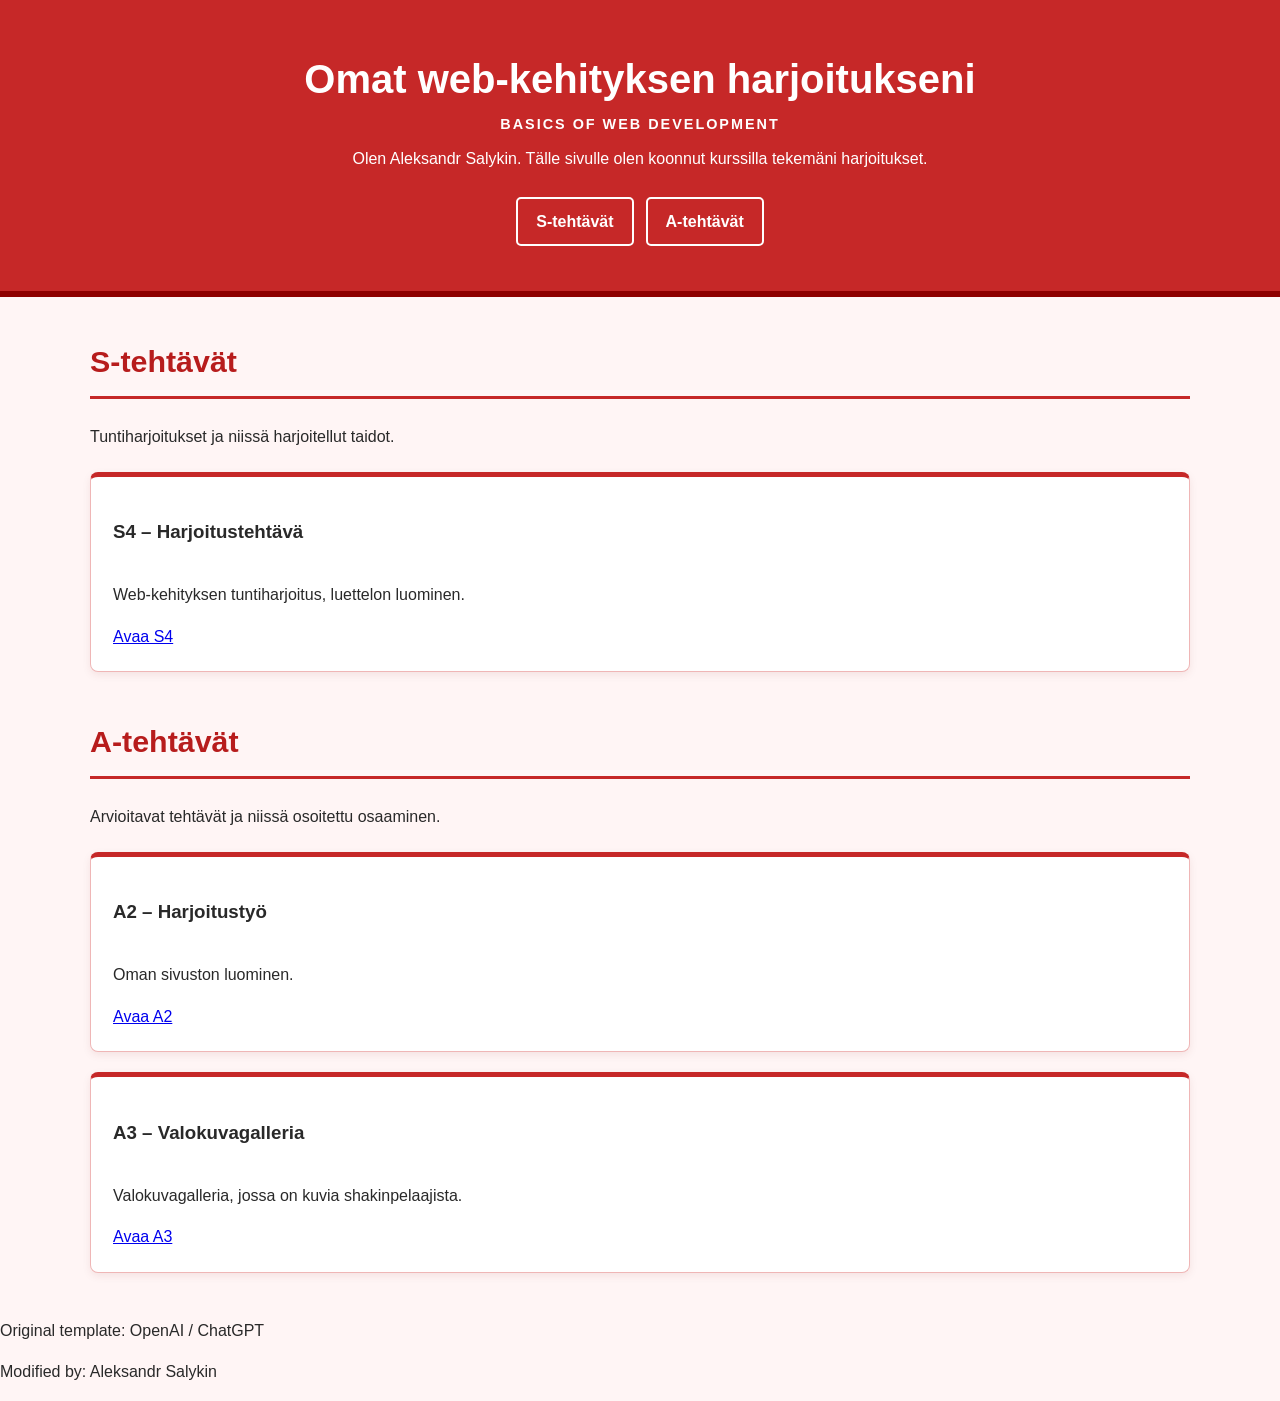
<file: index.html>
<!DOCTYPE html>
<html lang="fi">
<head>
    <meta charset="UTF-8">
    <meta name="viewport" content="width=device-width, initial-scale=1.0">
    <meta name="author" content="Aleksandr Salykin">
    <meta name="description" content="Aleksandr Salykinin web-kehityksen harjoitustyöt">
    <title>Web-kehityksen harjoitukset – Aleksandr Salykin</title>
    <link rel="stylesheet" href="style.css">
    <link rel="icon" href="favicon.ico" type="image/x-icon">
</head>
<body>

    <header class="site-header">
        <h1>Omat web-kehityksen harjoitukseni</h1>
        <p class="eyebrow">Basics of Web Development</p>
        <p>Olen Aleksandr Salykin. Tälle sivulle olen koonnut kurssilla tekemäni harjoitukset.</p>
        <nav aria-label="Harjoitusosiot">
            <a href="#s-tehtavat">S-tehtävät</a>
            <a href="#a-tehtavat">A-tehtävät</a>
        </nav>
    </header>

    <main>
        <section id="s-tehtavat">
            <h2>S-tehtävät</h2>
            <p>Tuntiharjoitukset ja niissä harjoitellut taidot.</p>
            <div class="grid">
                <article class="card">
                    <h3>S4 – Harjoitustehtävä</h3>
                    <p>Web-kehityksen tuntiharjoitus, luettelon luominen.</p>
                    <a href="s4/index.html">Avaa S4</a>
                </article>
            </div>
        </section>

        <section id="a-tehtavat">
            <h2>A-tehtävät</h2>
            <p>Arvioitavat tehtävät ja niissä osoitettu osaaminen.</p>
            <div class="grid">
                <article class="card">
                    <h3>A2 – Harjoitustyö</h3>
                    <p>Oman sivuston luominen.</p>
                    <a href="a2/index.html">Avaa A2</a>
                </article>

                <article class="card">
                    <h3>A3 – Valokuvagalleria</h3>
                    <p>Valokuvagalleria, jossa on kuvia shakinpelaajista.</p>
                    <a href="a3/index.html">Avaa A3</a>
                </article>
            </div>
        </section>
    </main>

    <footer class="site-footer">
        <p>Original template: OpenAI / ChatGPT</p>
        <p>Modified by: Aleksandr Salykin</p>
    </footer>

</body>
</html>
</file>
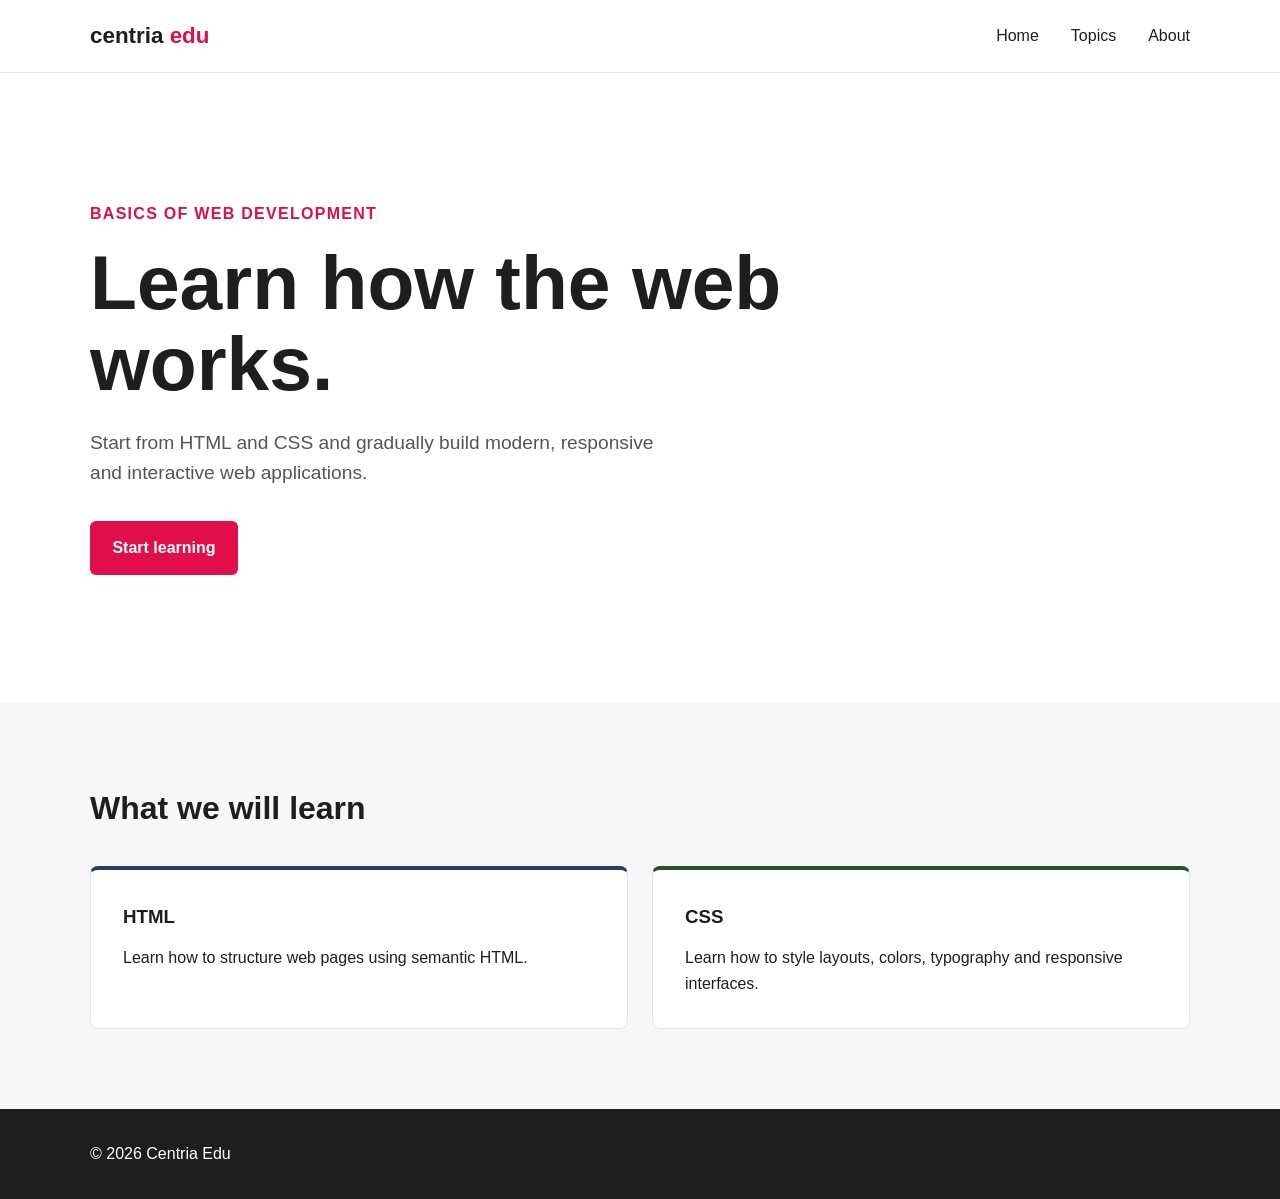
<file: A1/index.html>
<!--
    Centria Edu - Basics of Web Development

    Original author: Ville Heikkiniemi
    Modified by: Aleksandr Salykin
    Last modified: 2026-09-27

    Based on the original course template.
-->

<!DOCTYPE html>
<html lang="en">
<head>
    <meta charset="UTF-8">
    <meta name="viewport" content="width=device-width, initial-scale=1.0">
    <meta name="author" content="Ville Heikkiniemi">
    <link rel="icon" href="favicon.ico">

    <title>Centria Edu | Basics of Web Development</title>
    <link rel="stylesheet" href="style.css">
</head>

<body>

    <header>
        <div class="container">
            <nav>
                <div class="logo">
                    centria <span>edu</span>
                </div>

                <ul>
                    <li><a href="#">Home</a></li>
                    <li><a href="#topics">Topics</a></li>
                    <li><a href="#">About</a></li>
                </ul>
            </nav>
        </div>
    </header>

    <main>

        <section class="hero">
            <div class="container">
                <div class="hero-content">

                    <span class="label">Basics of Web Development</span>

                    <h1>
                        Learn how the web works.
                    </h1>

                    <p>
                        Start from HTML and CSS and gradually build modern,
                        responsive and interactive web applications.
                    </p>

                    <a href="#topics" class="button">
                        Start learning
                    </a>

                </div>
            </div>
        </section>

        <section class="topics" id="topics">
            <div class="container">

                <h2>What we will learn</h2>

                <div class="cards">

                    <article class="card">
                        <h3>HTML</h3>
                        <p>
                            Learn how to structure web pages using semantic HTML.
                        </p>
                    </article>

                    <article class="card">
                        <h3>CSS</h3>
                        <p>
                            Learn how to style layouts, colors, typography and
                            responsive interfaces.
                        </p>
                    </article>

                </div>
            </div>
        </section>

    </main>

    <footer>
        <div class="container">
            <p>&copy; 2026 Centria Edu</p>
        </div>
    </footer>

</body>
</html>
</file>
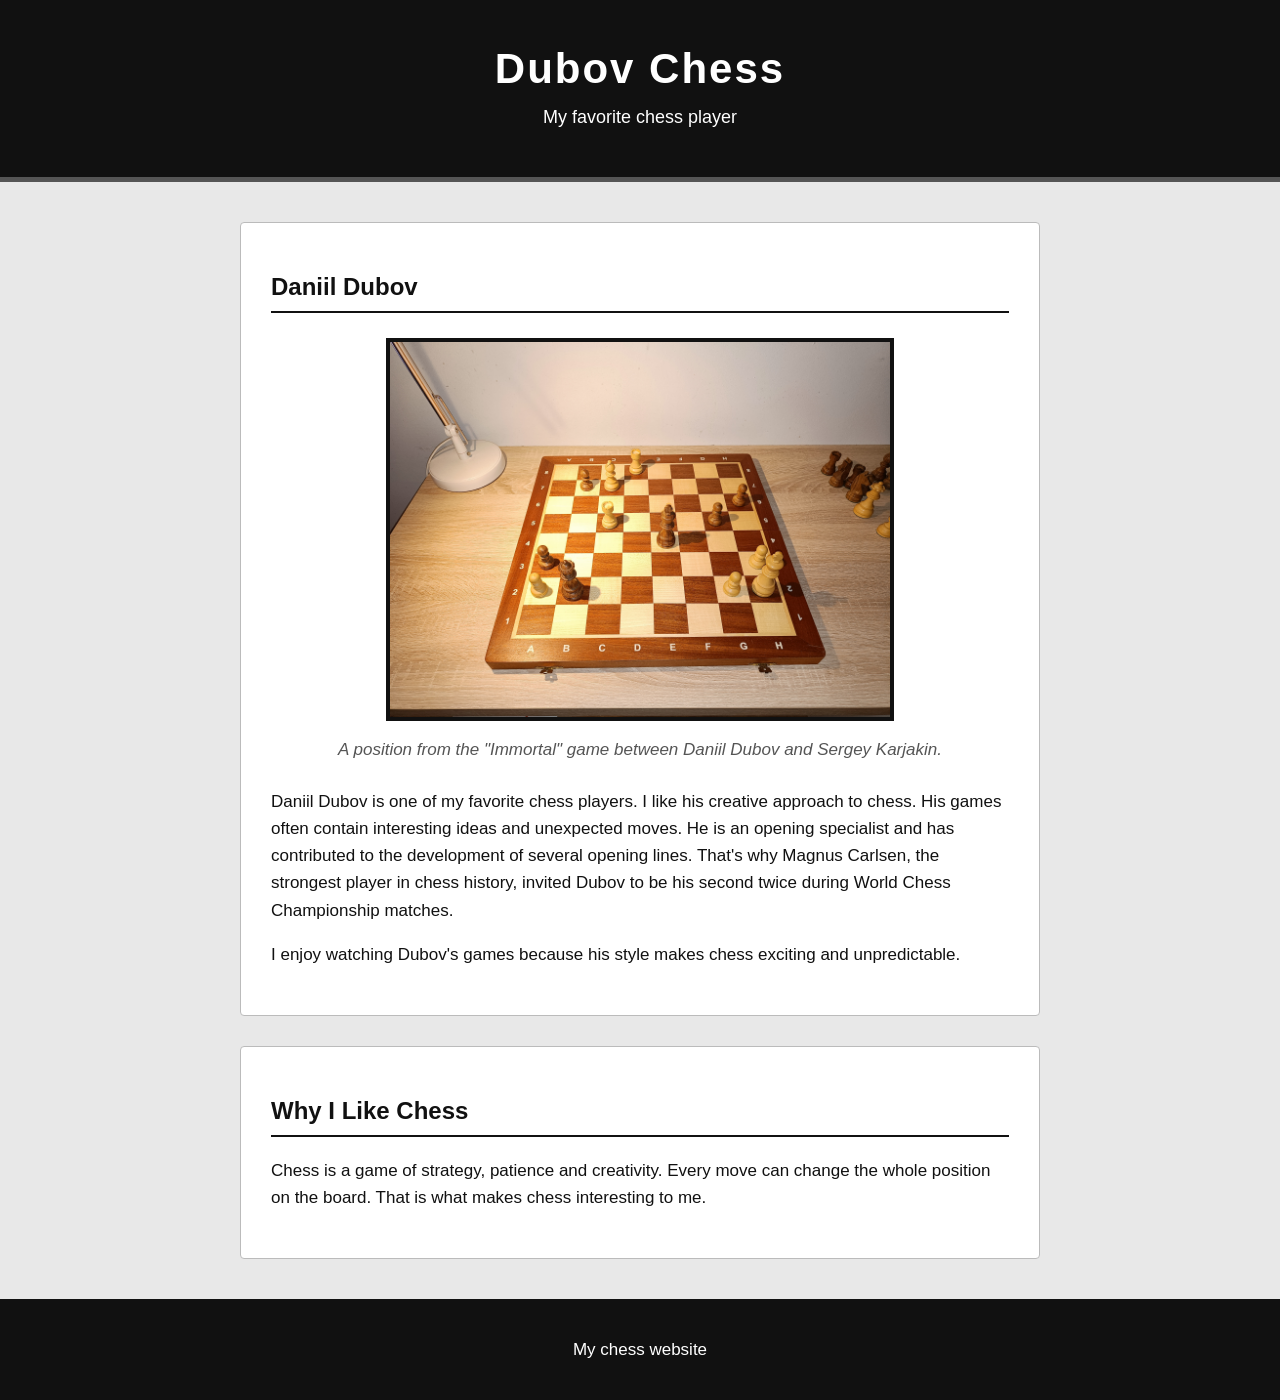
<file: a2/index.html>
<!-- Aleksandr Salykin -->

<!DOCTYPE html>
<html lang="en">

<head>
    <meta charset="UTF-8">
    <meta name="viewport" content="width=device-width, initial-scale=1.0">
    <title>Dubov Chess</title>
    <link rel="stylesheet" href="style.css">
</head>

<body>

    <header>
        <h1>Dubov Chess</h1>
        <p>My favorite chess player</p>
    </header>

    <main>
        <section>
            <h2>Daniil Dubov</h2>

            <img src="images/dubovchess.jpg" alt="Chess position from a game between Daniil Dubov and Sergey Karjakin">

            <p class="photo-caption">
                A position from the "Immortal" game between Daniil Dubov and Sergey Karjakin.
            </p>

            <p>
                Daniil Dubov is one of my favorite chess players.
                I like his creative approach to chess.
                His games often contain interesting ideas and unexpected moves.
                He is an opening specialist and has contributed to the development of several opening lines.
                That's why Magnus Carlsen, the strongest player in chess history, invited Dubov to be his second twice during World Chess Championship matches.
            </p>

            <p>
                I enjoy watching Dubov's games because his style makes
                chess exciting and unpredictable.
            </p>
        </section>

        <section>
            <h2>Why I Like Chess</h2>

            <p>
                Chess is a game of strategy, patience and creativity.
                Every move can change the whole position on the board.
                That is what makes chess interesting to me.
            </p>
        </section>
    </main>

    <footer>
        <p>My chess website</p>
    </footer>

</body>

</html>
</file>
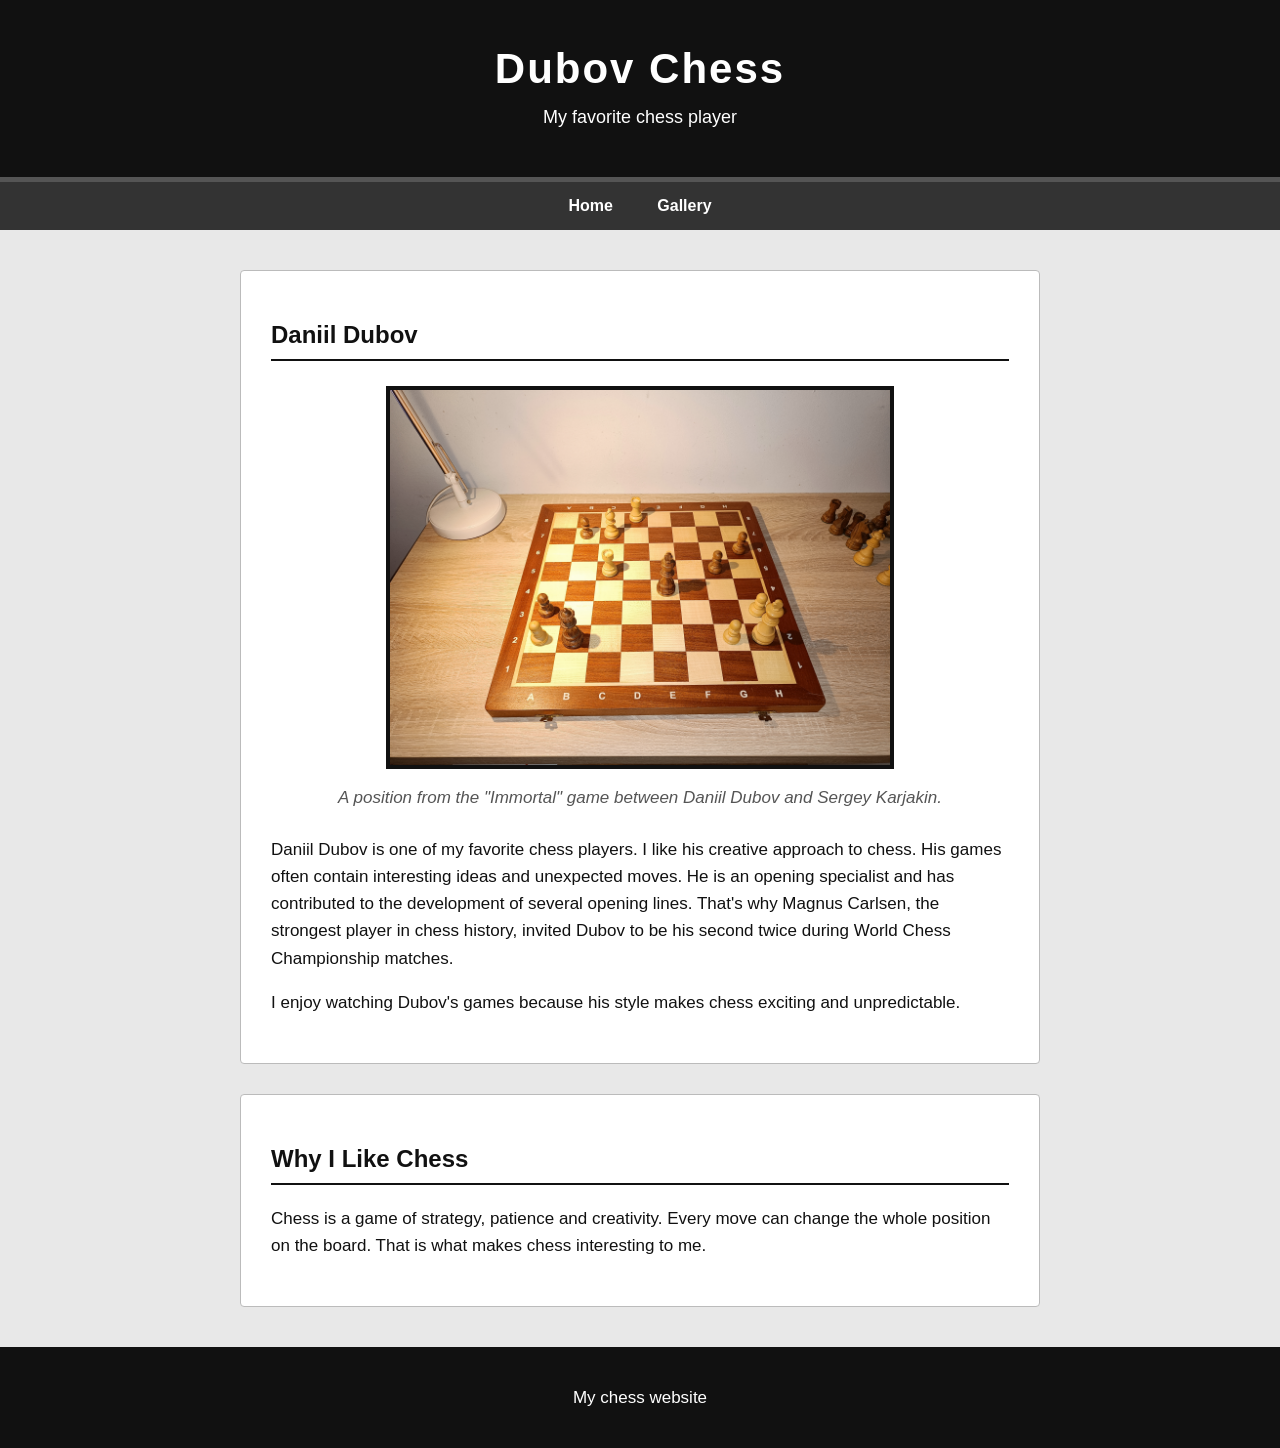
<file: a3/index.html>
<!-- Aleksandr Salykin -->

<!DOCTYPE html>
<html lang="en">

<head>
    <meta charset="UTF-8">
    <meta name="viewport" content="width=device-width, initial-scale=1.0">
    <title>Dubov Chess</title>
    <link rel="stylesheet" href="style.css">
</head>

<body>

    <header>
        <h1>Dubov Chess</h1>
        <p>My favorite chess player</p>
    </header>

    <nav>
        <a href="index.html">Home</a>
        <a href="gallery.html">Gallery</a>
    </nav>

    <main>
        <section>
            <h2>Daniil Dubov</h2>

            <img src="images/dubovchess.jpg" alt="Chess position from a game between Daniil Dubov and Sergey Karjakin">

            <p class="photo-caption">
                A position from the "Immortal" game between Daniil Dubov and Sergey Karjakin.
            </p>

            <p>
                Daniil Dubov is one of my favorite chess players.
                I like his creative approach to chess.
                His games often contain interesting ideas and unexpected moves.
                He is an opening specialist and has contributed to the development of several opening lines.
                That's why Magnus Carlsen, the strongest player in chess history, invited Dubov to be his second twice
                during World Chess Championship matches.
            </p>

            <p>
                I enjoy watching Dubov's games because his style makes
                chess exciting and unpredictable.
            </p>
        </section>

        <section>
            <h2>Why I Like Chess</h2>

            <p>
                Chess is a game of strategy, patience and creativity.
                Every move can change the whole position on the board.
                That is what makes chess interesting to me.
            </p>
        </section>
    </main>

    <footer>
        <p>My chess website</p>
    </footer>

</body>

</html>
</file>
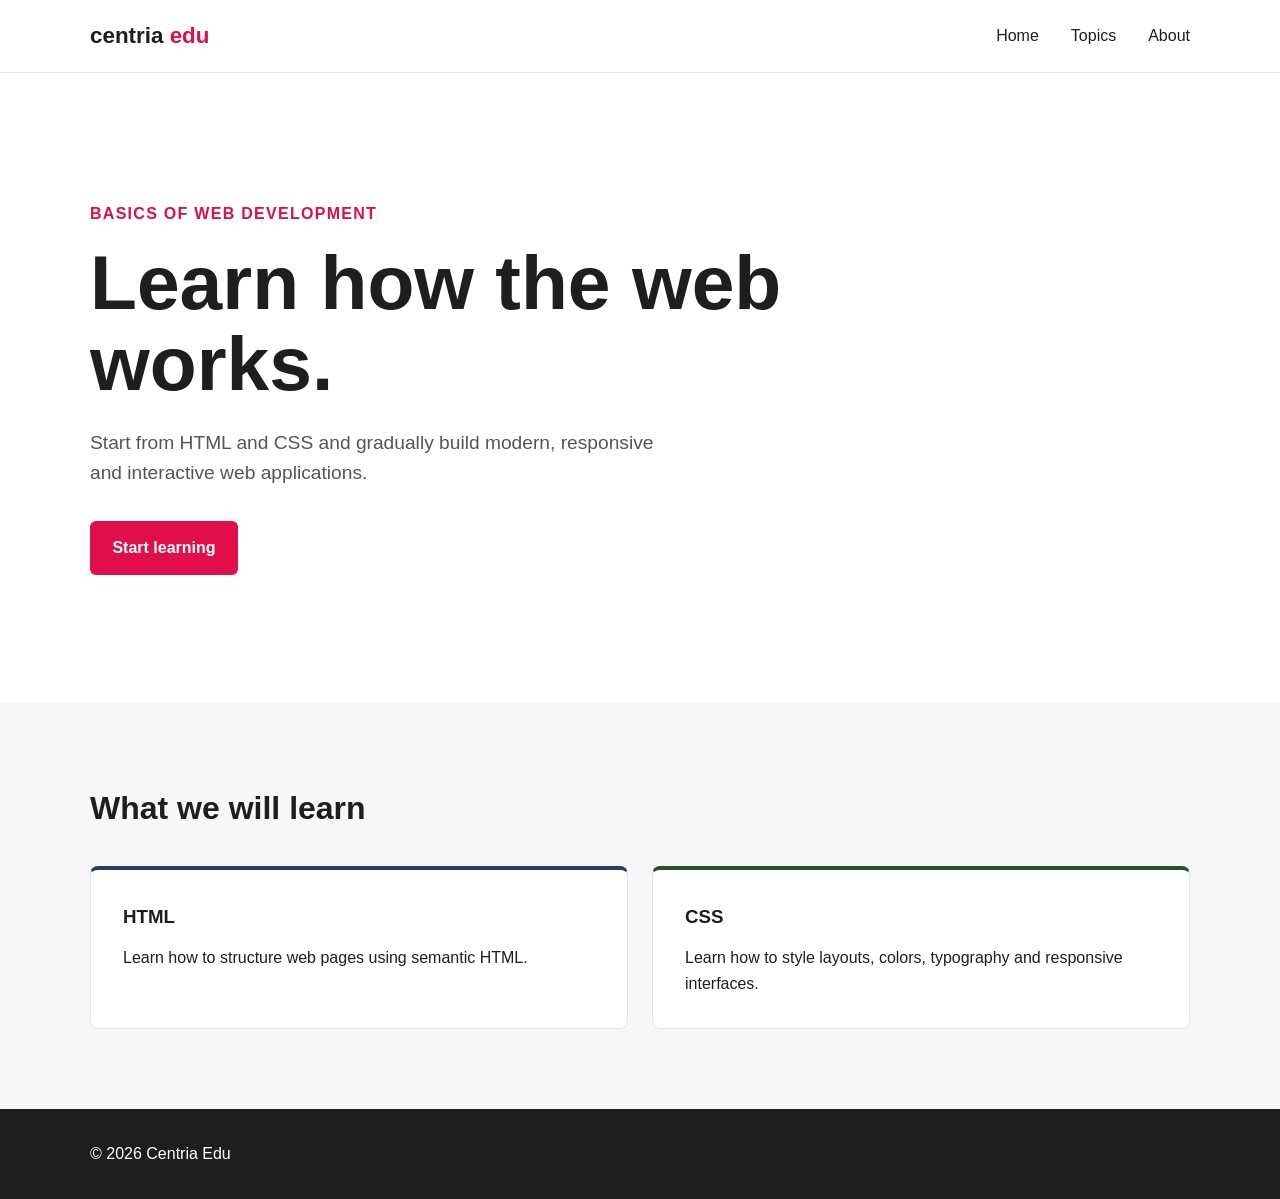
<file: s3/index.html>
<!--
    Centria Edu - Basics of Web Development

    Original author: Ville Heikkiniemi
    Modified by: Aleksandr Salykin
    Last modified: 2026-08-11

    Based on the original course template.
-->

<!DOCTYPE html>
<html lang="en">
<head>
    <meta charset="UTF-8">
    <meta name="viewport" content="width=device-width, initial-scale=1.0">
    <meta name="author" content="Ville Heikkiniemi">
    <link rel="icon" href="favicon.ico">

    <title>Centria Edu | Basics of Web Development</title>

    <style>
        :root {
            --primary: #e10e49;
            --light: #ffffff;
            --dark: #1e1e1e;
            --blue: #263f6a;
            --green: #284e36;
            --orange: #e37222;
            --rose: #c24d52;
        }

        * {
            box-sizing: border-box;
            margin: 0;
            padding: 0;
        }

        body {
            font-family: Arial, Helvetica, sans-serif;
            background-color: var(--light);
            color: var(--dark);
            line-height: 1.6;
        }

        header {
            border-bottom: 1px solid #e5e5e5;
        }

        .container {
            width: min(1100px, 90%);
            margin: 0 auto;
        }

        nav {
            min-height: 72px;
            display: flex;
            justify-content: space-between;
            align-items: center;
        }

        .logo {
            font-size: 1.4rem;
            font-weight: bold;
            color: var(--dark);
        }

        .logo span {
            color: var(--primary);
        }

        nav ul {
            display: flex;
            gap: 2rem;
            list-style: none;
        }

        nav a {
            color: var(--dark);
            text-decoration: none;
        }

        nav a:hover {
            color: var(--primary);
        }

        .hero {
            min-height: 70vh;
            display: flex;
            align-items: center;
        }

        .hero-content {
            max-width: 700px;
        }

        .label {
            display: inline-block;
            margin-bottom: 1rem;
            color: var(--primary);
            font-weight: bold;
            text-transform: uppercase;
            letter-spacing: 0.08rem;
        }

        h1 {
            margin-bottom: 1.5rem;
            font-size: clamp(2.5rem, 6vw, 5rem);
            line-height: 1.05;
        }

        .hero p {
            max-width: 600px;
            margin-bottom: 2rem;
            font-size: 1.2rem;
            color: #555;
        }

        .button {
            display: inline-block;
            padding: 0.9rem 1.4rem;
            background-color: var(--primary);
            color: var(--light);
            text-decoration: none;
            border-radius: 6px;
            font-weight: bold;
        }

        .button:hover {
            background-color: var(--rose);
        }

        .topics {
            padding: 5rem 0;
            background-color: #f7f7f7;
        }

        .topics h2 {
            margin-bottom: 2rem;
            font-size: 2rem;
        }

        .cards {
            display: grid;
            grid-template-columns: repeat(2, 1fr);
            gap: 1.5rem;
        }

        .card {
            padding: 2rem;
            background-color: var(--light);
            border: 1px solid #e5e5e5;
            border-radius: 8px;
        }

        .card h3 {
            margin-bottom: 0.8rem;
        }

        .card:nth-child(1) {
            border-top: 4px solid var(--blue);
        }

        .card:nth-child(2) {
            border-top: 4px solid var(--green);
        }

        .card:nth-child(3) {
            border-top: 4px solid var(--orange);
        }

        footer {
            padding: 2rem 0;
            background-color: var(--dark);
            color: var(--light);
        }

        @media (max-width: 700px) {
            nav ul {
                display: none;
            }

            .cards {
                grid-template-columns: 1fr;
            }

            .hero {
                min-height: 60vh;
            }
        }
    </style>
</head>

<body>

    <header>
        <div class="container">
            <nav>
                <div class="logo">
                    centria <span>edu</span>
                </div>

                <ul>
                    <li><a href="#">Home</a></li>
                    <li><a href="#topics">Topics</a></li>
                    <li><a href="#">About</a></li>
                </ul>
            </nav>
        </div>
    </header>

    <main>

        <section class="hero">
            <div class="container">
                <div class="hero-content">

                    <span class="label">Basics of Web Development</span>

                    <h1>
                        Learn how the web works.
                    </h1>

                    <p>
                        Start from HTML and CSS and gradually build modern,
                        responsive and interactive web applications.
                    </p>

                    <a href="#topics" class="button">
                        Start learning
                    </a>

                </div>
            </div>
        </section>

        <section class="topics" id="topics">
            <div class="container">

                <h2>What we will learn</h2>

                <div class="cards">

                    <article class="card">
                        <h3>HTML</h3>
                        <p>
                            Learn how to structure web pages using semantic HTML.
                        </p>
                    </article>

                    <article class="card">
                        <h3>CSS</h3>
                        <p>
                            Learn how to style layouts, colors, typography and
                            responsive interfaces.
                        </p>
                    </article>

                </div>
            </div>
        </section>

    </main>

    <footer>
        <div class="container">
            <p>&copy; 2026 Centria Edu</p>
        </div>
    </footer>

</body>
</html>
</file>
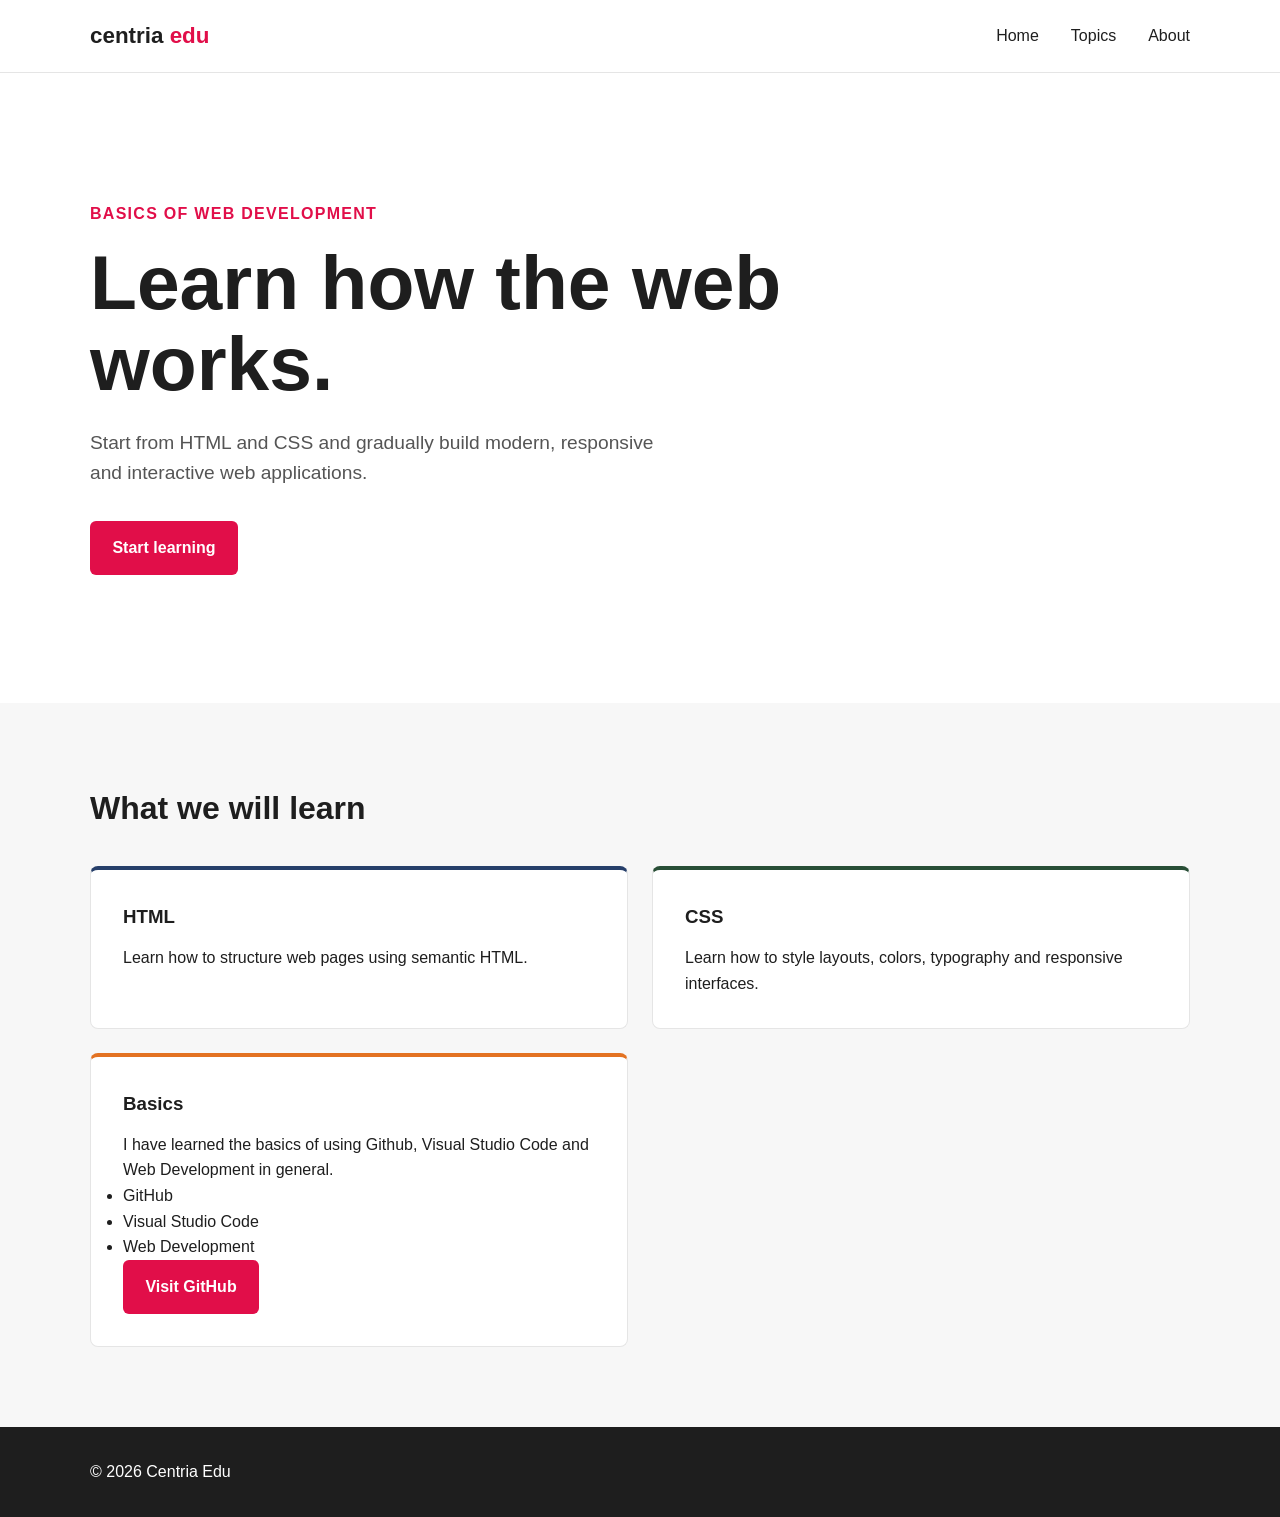
<file: s4/index.html>
<!--
    Centria Edu - Basics of Web Development

    Original author: Ville Heikkiniemi
    Modified by: Aleksandr Salykin
    Last modified: 2026-08-11

    Based on the original course template.
-->

<!DOCTYPE html>
<html lang="en">
<head>
    <meta charset="UTF-8">
    <meta name="viewport" content="width=device-width, initial-scale=1.0">
    <meta name="author" content="Ville Heikkiniemi">
    <link rel="icon" href="favicon.ico">

    <title>Centria Edu | Basics of Web Development</title>

    <link rel="stylesheet" href="style.css">
</head>

<body>

    <header>
        <div class="container">
            <nav>
                <div class="logo">
                    centria <span>edu</span>
                </div>

                <ul>
                    <li><a href="#">Home</a></li>
                    <li><a href="#topics">Topics</a></li>
                    <li><a href="#">About</a></li>
                </ul>
            </nav>
        </div>
    </header>

    <main>

        <section class="hero">
            <div class="container">
                <div class="hero-content">

                    <span class="label">Basics of Web Development</span>

                    <h1>
                        Learn how the web works.
                    </h1>

                    <p>
                        Start from HTML and CSS and gradually build modern,
                        responsive and interactive web applications.
                    </p>

                    <a href="#topics" class="button">
                        Start learning
                    </a>

                </div>
            </div>
        </section>

        <section class="topics" id="topics">
            <div class="container">

                <h2>What we will learn</h2>

                <div class="cards">

                    <article class="card">
                        <h3>HTML</h3>
                        <p>
                            Learn how to structure web pages using semantic HTML.
                        </p>
                    </article>

                    <article class="card">
                        <h3>CSS</h3>
                        <p>
                            Learn how to style layouts, colors, typography and
                            responsive interfaces.
                        </p>
                    </article>

                    <article class="card">
                        <h3>Basics</h3>
                        <p>
                            I have learned the basics of using Github, Visual Studio Code and Web Development in general.
                        </p>
                        <ul>
                            <li>GitHub</li>
                            <li>Visual Studio Code</li>
                            <li>Web Development</li>
                        </ul>
                        <a href="https://github.com" target="_blank" class="button">Visit GitHub</a>
                    </article>

                </div>
            </div>
        </section>

    </main>

    <footer>
        <div class="container">
            <p>&copy; 2026 Centria Edu</p>
        </div>
    </footer>

</body>
</html>
</file>
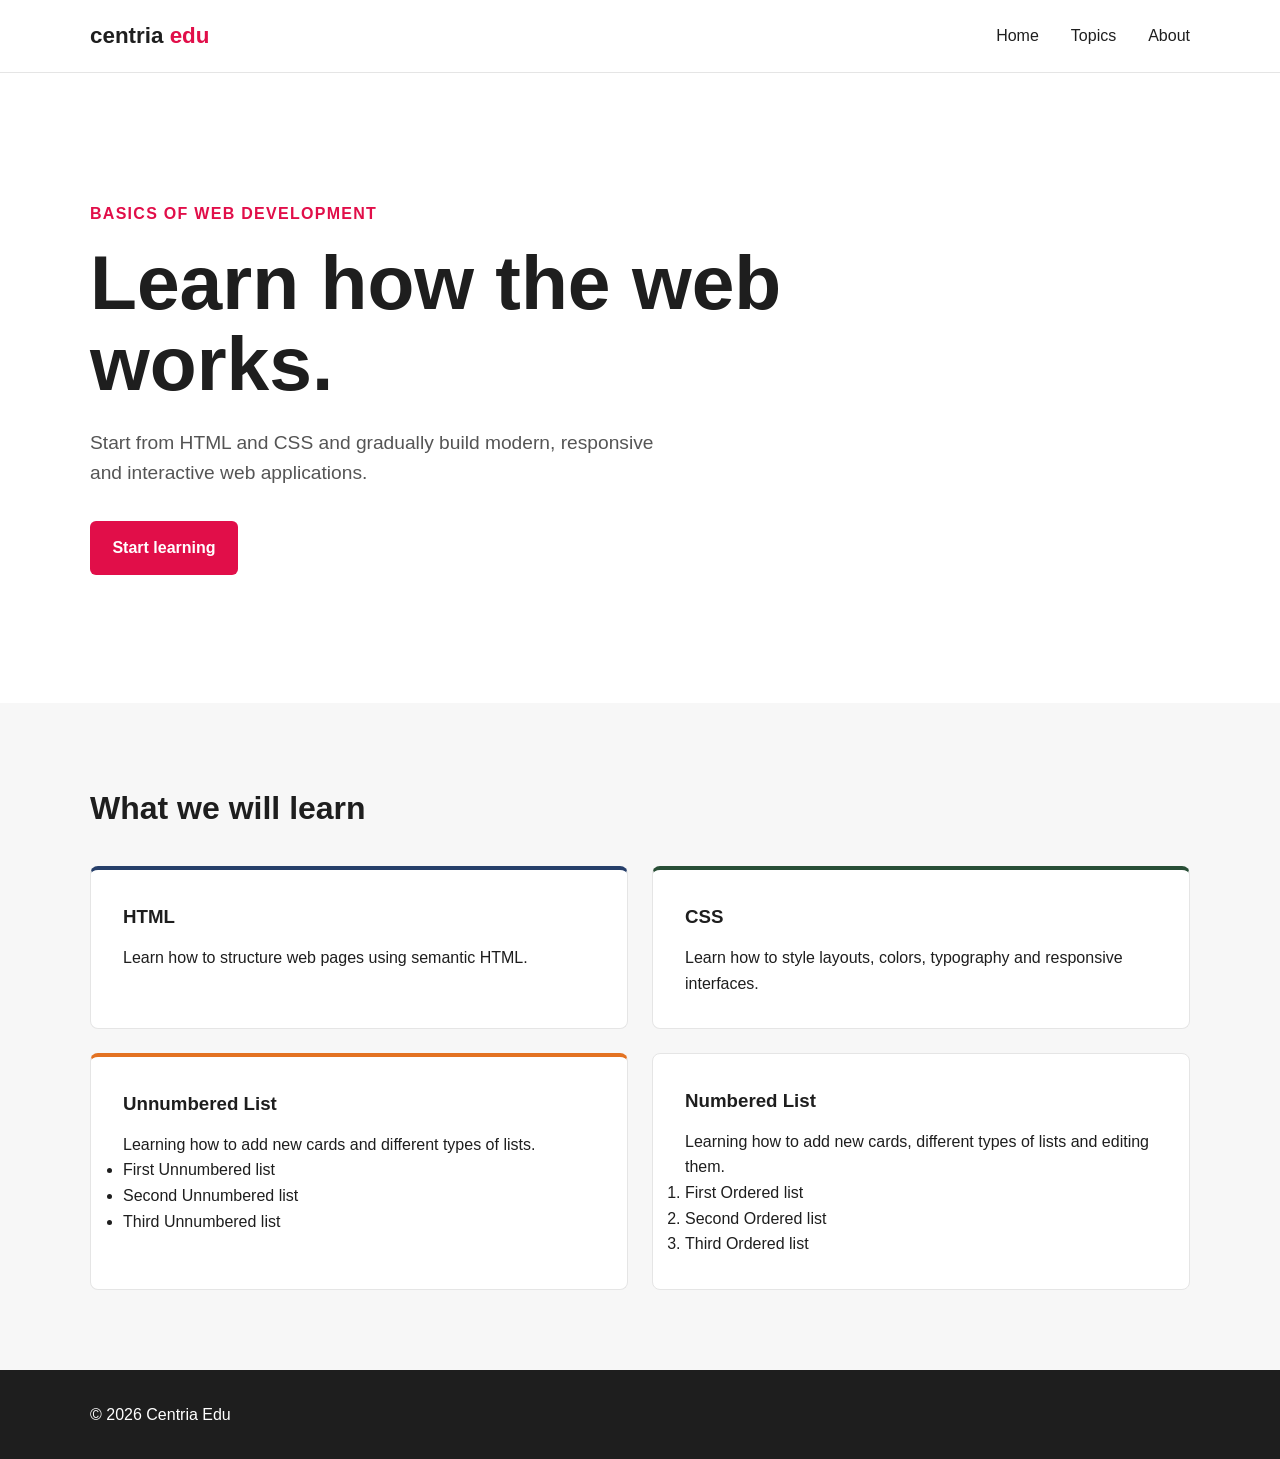
<file: s5/index.html>
<!--
    Centria Edu - Basics of Web Development

    Original author: Ville Heikkiniemi
    Modified by: Aleksandr Salykin
    Last modified: 2026-09-18

    Based on the original course template.
-->

<!DOCTYPE html>
<html lang="en">
<head>
    <meta charset="UTF-8">
    <meta name="viewport" content="width=device-width, initial-scale=1.0">
    <meta name="author" content="Ville Heikkiniemi">
    <link rel="icon" href="favicon.ico">

    <title>Centria Edu | Basics of Web Development</title>

    <link rel="stylesheet" href="style.css">
</head>

<body>

    <header>
        <div class="container">
            <nav>
                <div class="logo">
                    centria <span>edu</span>
                </div>

                <ul>
                    <li><a href="#">Home</a></li>
                    <li><a href="#topics">Topics</a></li>
                    <li><a href="#">About</a></li>
                </ul>
            </nav>
        </div>
    </header>

    <main>

        <section class="hero">
            <div class="container">
                <div class="hero-content">

                    <span class="label">Basics of Web Development</span>

                    <h1>
                        Learn how the web works.
                    </h1>

                    <p>
                        Start from HTML and CSS and gradually build modern,
                        responsive and interactive web applications.
                    </p>

                    <a href="#topics" class="button">
                        Start learning
                    </a>

                </div>
            </div>
        </section>

        <section class="topics" id="topics">
            <div class="container">

                <h2>What we will learn</h2>

                <div class="cards">

                    <article class="card">
                        <h3>HTML</h3>
                        <p>
                            Learn how to structure web pages using semantic HTML.
                        </p>
                    </article>

                    <article class="card">
                        <h3>CSS</h3>
                        <p>
                            Learn how to style layouts, colors, typography and
                            responsive interfaces.
                        </p>
                    </article>

                    <article class="card">
                        <h3>Unnumbered List</h3>
                        <p>
                            Learning how to add new cards and different types of lists.
                            <ul>
                                <li>First Unnumbered list</li>
                                <li>Second Unnumbered list</li>
                                <li>Third Unnumbered list</li>
                            </ul>
                        </p>
                    </article>

                    <article class="card">
                        <h3>Numbered List</h3>
                        <p>
                            Learning how to add new cards, different types of lists and editing them.
                            <ol>
                                <li>First Ordered list</li>
                                <li>Second Ordered list</li>
                                <li>Third Ordered list</li>
                            </ol>
                        </p>
                    </article>

                </div>
            </div>
        </section>

    </main>

    <footer>
        <div class="container">
            <p>&copy; 2026 Centria Edu</p>
        </div>
    </footer>

</body>
</html>
</file>
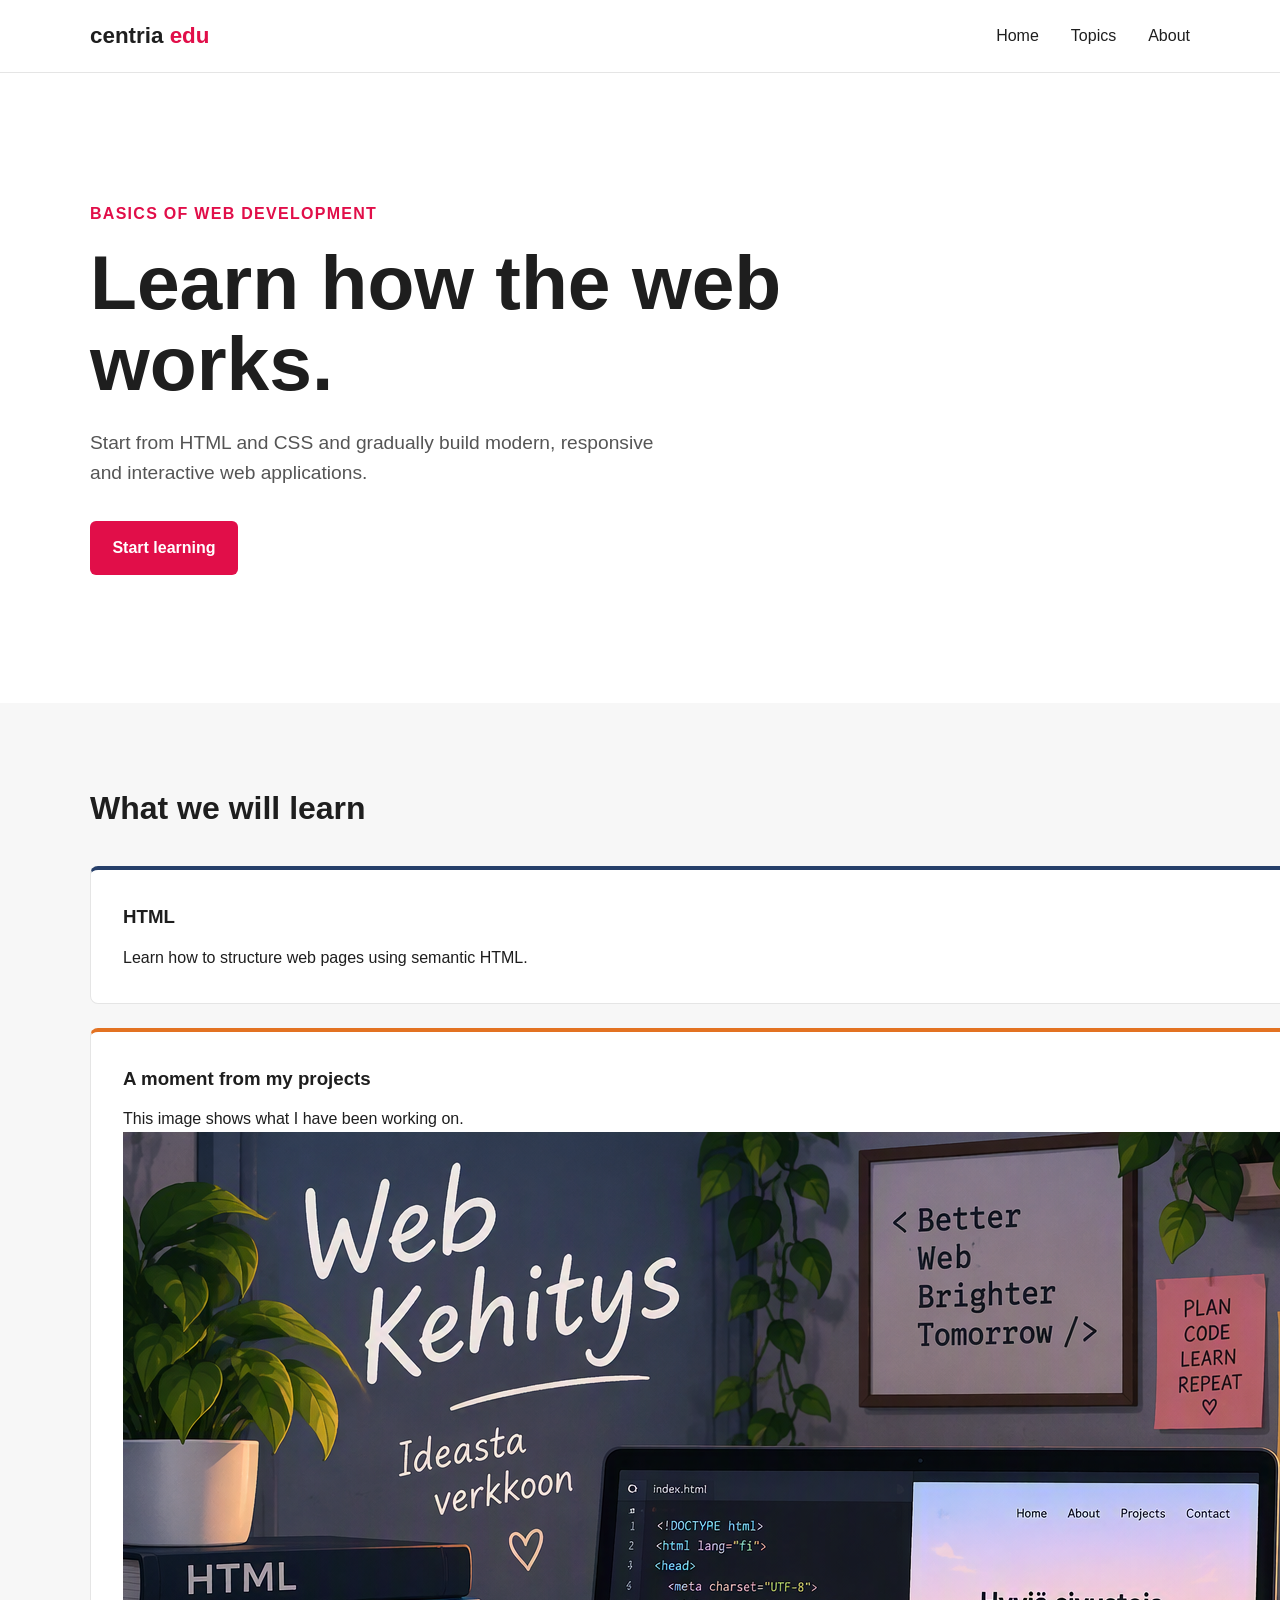
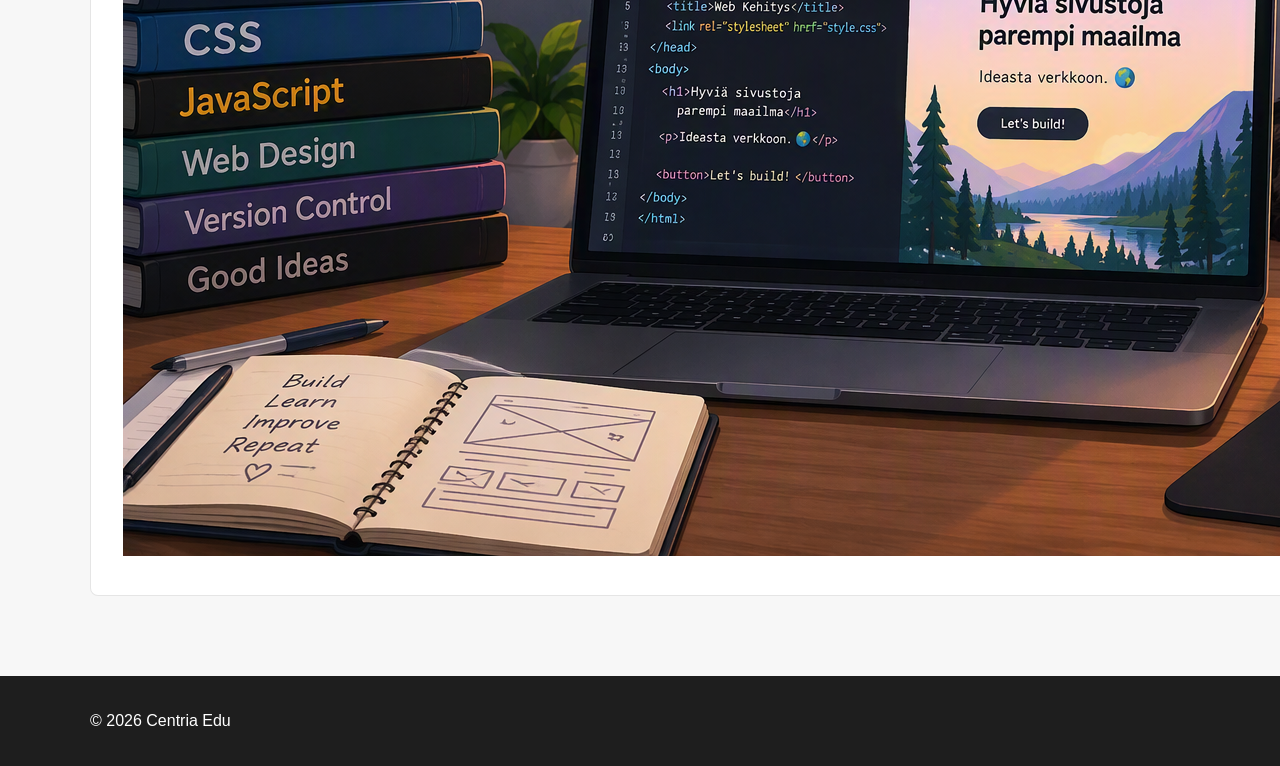
<file: s6/index.html>
<!--
    Centria Edu - Basics of Web Development

    Original author: Ville Heikkiniemi
    Modified by: Aleksandr Salykin
    Last modified: 2026-09-18

    Based on the original course template.
-->

<!DOCTYPE html>
<html lang="en">
<head>
    <meta charset="UTF-8">
    <meta name="viewport" content="width=device-width, initial-scale=1.0">
    <meta name="author" content="Ville Heikkiniemi">
    <link rel="icon" href="favicon.ico">

    <title>Centria Edu | Basics of Web Development</title>

    <link rel="stylesheet" href="style.css">
</head>

<body>

    <header>
        <div class="container">
            <nav>
                <div class="logo">
                    centria <span>edu</span>
                </div>

                <ul>
                    <li><a href="#">Home</a></li>
                    <li><a href="#topics">Topics</a></li>
                    <li><a href="#">About</a></li>
                </ul>
            </nav>
        </div>
    </header>

    <main>

        <section class="hero">
            <div class="container">
                <div class="hero-content">

                    <span class="label">Basics of Web Development</span>

                    <h1>
                        Learn how the web works.
                    </h1>

                    <p>
                        Start from HTML and CSS and gradually build modern,
                        responsive and interactive web applications.
                    </p>

                    <a href="#topics" class="button">
                        Start learning
                    </a>

                </div>
            </div>
        </section>

        <section class="topics" id="topics">
            <div class="container">

                <h2>What we will learn</h2>

                <div class="cards">

                    <article class="card">
                        <h3>HTML</h3>
                        <p>
                            Learn how to structure web pages using semantic HTML.
                        </p>
                    </article>

                    <article class="card">
                        <h3>CSS</h3>
                        <p>
                            Learn how to style layouts, colors, typography and
                            responsive interfaces.
                        </p>
                    </article>

                    <article class="card">
                        <h3>A moment from my projects</h3>
                        <p>
                            This image shows what I have been working on.
                        </p>
                        <img src="images/project.png" alt="A description of the image">
                    </article>

                    <article class="card">
                        <h3>A useful video</h3>
                        <p>This video explains a topic I want to learn.</p>
                        <iframe width="560" height="315" src="https://www.youtube.com/embed/eetTcUuPUFs?si=Dv-5iFmPyX13zgKa" title="YouTube video player" frameborder="0" allow="accelerometer; autoplay; clipboard-write; encrypted-media; gyroscope; picture-in-picture; web-share" referrerpolicy="strict-origin-when-cross-origin" allowfullscreen></iframe>
                    </article>

                </div>
            </div>
        </section>

    </main>

    <footer>
        <div class="container">
            <p>&copy; 2026 Centria Edu</p>
        </div>
    </footer>

</body>
</html>
</file>
<file: style.css>
/* Aleksandr Salykin */
* {
    box-sizing: border-box;
}

html {
    scroll-behavior: smooth;
}

body {
    margin: 0;
    font-family: Arial, Helvetica, sans-serif;
    background-color: #fff5f5;
    color: #292929;
    line-height: 1.6;
}

.site-header {
    background-color: #c62828;
    color: white;
    text-align: center;
    padding: 45px 20px;
    border-bottom: 6px solid #8e0000;
}

.site-header h1 {
    margin: 10px 0;
    font-size: 2.5rem;
    line-height: 1.2;
}

.site-header p {
    max-width: 700px;
    margin: 10px auto;
}

.eyebrow {
    font-size: 0.9rem;
    font-weight: bold;
    letter-spacing: 2px;
    text-transform: uppercase;
}

.site-header nav {
    display: flex;
    justify-content: center;
    flex-wrap: wrap;
    gap: 12px;
    margin-top: 25px;
}

.site-header nav a {
    display: inline-block;
    padding: 10px 18px;
    color: white;
    text-decoration: none;
    font-weight: bold;
    border: 2px solid white;
    border-radius: 5px;
    transition: background-color 0.2s, color 0.2s;
}

.site-header nav a:hover,
.site-header nav a:focus {
    background-color: white;
    color: #b71c1c;
}

main {
    width: 90%;
    max-width: 1100px;
    margin: 40px auto;
}

section {
    margin-bottom: 45px;
    scroll-margin-top: 20px;
}

section h2 {
    color: #b71c1c;
    font-size: 1.9rem;
    border-bottom: 3px solid #c62828;
    padding-bottom: 10px;
}

section > p {
    margin-bottom: 22px;
}

.grid {
    display: grid;
    grid-template-columns: 1fr;
    gap: 20px;
}

.card {
    display: flex;
    flex-direction: column;
    min-width: 0;
    padding: 22px;
    background-color: white;
    border: 1px solid #efb6b6;
    border-top: 5px solid #c62828;
    border-radius: 8px;
    box-shadow: 0 3px 8px rgba(120, 0, 0, 0.08);
    transition: transform 0.2s, box-shadow;
    }
</file>
<file: A1/style.css>
:root {
            --primary: #e10e49;
            --light: #ffffff;
            --dark: #1e1e1e;
            --blue: #263f6a;
            --green: #284e36;
            --orange: #e37222;
            --rose: #c24d52;
        }

        * {
            box-sizing: border-box;
            margin: 0;
            padding: 0;
        }

        body {
            font-family: Arial, Helvetica, sans-serif;
            background-color: var(--light);
            color: var(--dark);
            line-height: 1.6;
        }

        header {
            border-bottom: 1px solid #e5e5e5;
        }

        .container {
            width: min(1100px, 90%);
            margin: 0 auto;
        }

        nav {
            min-height: 72px;
            display: flex;
            justify-content: space-between;
            align-items: center;
        }

        .logo {
            font-size: 1.4rem;
            font-weight: bold;
            color: var(--dark);
        }

        .logo span {
            color: var(--primary);
        }

        nav ul {
            display: flex;
            gap: 2rem;
            list-style: none;
        }

        nav a {
            color: var(--dark);
            text-decoration: none;
        }

        nav a:hover {
            color: var(--primary);
        }

        .hero {
            min-height: 70vh;
            display: flex;
            align-items: center;
        }

        .hero-content {
            max-width: 700px;
        }

        .label {
            display: inline-block;
            margin-bottom: 1rem;
            color: var(--primary);
            font-weight: bold;
            text-transform: uppercase;
            letter-spacing: 0.08rem;
        }

        h1 {
            margin-bottom: 1.5rem;
            font-size: clamp(2.5rem, 6vw, 5rem);
            line-height: 1.05;
        }

        .hero p {
            max-width: 600px;
            margin-bottom: 2rem;
            font-size: 1.2rem;
            color: #555;
        }

        .button {
            display: inline-block;
            padding: 0.9rem 1.4rem;
            background-color: var(--primary);
            color: var(--light);
            text-decoration: none;
            border-radius: 6px;
            font-weight: bold;
        }

        .button:hover {
            background-color: var(--rose);
        }

        .topics {
            padding: 5rem 0;
            background-color: #f7f7f7;
        }

        .topics h2 {
            margin-bottom: 2rem;
            font-size: 2rem;
        }

        .cards {
            display: grid;
            grid-template-columns: repeat(2, 1fr);
            gap: 1.5rem;
        }

        .card {
            padding: 2rem;
            background-color: var(--light);
            border: 1px solid #e5e5e5;
            border-radius: 8px;
        }

        .card h3 {
            margin-bottom: 0.8rem;
        }

        .card:nth-child(1) {
            border-top: 4px solid var(--blue);
        }

        .card:nth-child(2) {
            border-top: 4px solid var(--green);
        }

        .card:nth-child(3) {
            border-top: 4px solid var(--orange);
        }

        footer {
            padding: 2rem 0;
            background-color: var(--dark);
            color: var(--light);
        }

        @media (max-width: 700px) {
            nav ul {
                display: none;
            }

            .cards {
                grid-template-columns: 1fr;
            }

            .hero {
                min-height: 60vh;
            }
        }
</file>
<file: a2/style.css>
/* Aleksandr Salykin */

body {
    margin: 0;
    font-family: Arial, sans-serif;
    background-color: #e8e8e8;
    color: #111;
}

header {
    background-color: #111;
    color: white;
    text-align: center;
    padding: 45px 20px;
    border-bottom: 5px solid #555;
}

header h1 {
    margin: 0 0 10px;
    font-size: 42px;
    letter-spacing: 2px;
}

header p {
    margin: 0;
    font-size: 18px;
}

main {
    width: 800px;
    margin: 40px auto;
}

section {
    background-color: white;
    padding: 30px;
    margin-bottom: 30px;
    border: 1px solid #bbb;
    border-radius: 4px;
}

h2 {
    color: #111;
    border-bottom: 2px solid #111;
    padding-bottom: 10px;
}

img {
    display: block;
    width: 500px;
    margin: 25px auto;
    border: 4px solid #111;
}

.photo-caption {
    text-align: center;
    font-style: italic;
    color: #555;
    margin-top: -10px;
    margin-bottom: 25px;
}

p {
    font-size: 17px;
    line-height: 1.6;
}

footer {
    background-color: #111;
    color: white;
    text-align: center;
    padding: 20px;
}
</file>
<file: a3/style.css>
/* Aleksandr Salykin */

body {
    margin: 0;
    font-family: Arial, sans-serif;
    background-color: #e8e8e8;
    color: #111;
}

header {
    background-color: #111;
    color: white;
    text-align: center;
    padding: 45px 20px;
    border-bottom: 5px solid #555;
}

header h1 {
    margin: 0 0 10px;
    font-size: 42px;
    letter-spacing: 2px;
}

header p {
    margin: 0;
    font-size: 18px;
}

main {
    width: 800px;
    margin: 40px auto;
}

section {
    background-color: white;
    padding: 30px;
    margin-bottom: 30px;
    border: 1px solid #bbb;
    border-radius: 4px;
}

h2 {
    color: #111;
    border-bottom: 2px solid #111;
    padding-bottom: 10px;
}

img {
    display: block;
    width: 500px;
    margin: 25px auto;
    border: 4px solid #111;
}

.photo-caption {
    text-align: center;
    font-style: italic;
    color: #555;
    margin-top: -10px;
    margin-bottom: 25px;
}

p {
    font-size: 17px;
    line-height: 1.6;
}

footer {
    background-color: #111;
    color: white;
    text-align: center;
    padding: 20px;
}

nav {
    background-color: #333;
    text-align: center;
    padding: 15px;
}

nav a {
    color: white;
    text-decoration: none;
    margin: 0 20px;
    font-weight: bold;
}

nav a:hover {
    text-decoration: underline;
}

.gallery {
    display: flex;
    flex-wrap: wrap;
    justify-content: center;
    gap: 20px;
}

.gallery figure {
    width: 100%;
    max-width: 500px;
    margin: 0;
    text-align: center;
}

.gallery img {
    box-sizing: border-box;
    width: 100%;
    height: auto;
    margin: 0 0 15px;
}

.gallery figcaption {
    font-style: italic;
    color: #555;
    margin-bottom: 20px;
}

@media (max-width: 850px) {
    main {
        width: 90%;
    }

    section {
        padding: 20px;
    }
}
</file>
<file: s4/style.css>
:root {
            --primary: #e10e49;
            --light: #ffffff;
            --dark: #1e1e1e;
            --blue: #263f6a;
            --green: #284e36;
            --orange: #e37222;
            --rose: #c24d52;
        }

        * {
            box-sizing: border-box;
            margin: 0;
            padding: 0;
        }

        body {
            font-family: Arial, Helvetica, sans-serif;
            background-color: var(--light);
            color: var(--dark);
            line-height: 1.6;
        }

        header {
            border-bottom: 1px solid #e5e5e5;
        }

        .container {
            width: min(1100px, 90%);
            margin: 0 auto;
        }

        nav {
            min-height: 72px;
            display: flex;
            justify-content: space-between;
            align-items: center;
        }

        .logo {
            font-size: 1.4rem;
            font-weight: bold;
            color: var(--dark);
        }

        .logo span {
            color: var(--primary);
        }

        nav ul {
            display: flex;
            gap: 2rem;
            list-style: none;
        }

        nav a {
            color: var(--dark);
            text-decoration: none;
        }

        nav a:hover {
            color: var(--primary);
        }

        .hero {
            min-height: 70vh;
            display: flex;
            align-items: center;
        }

        .hero-content {
            max-width: 700px;
        }

        .label {
            display: inline-block;
            margin-bottom: 1rem;
            color: var(--primary);
            font-weight: bold;
            text-transform: uppercase;
            letter-spacing: 0.08rem;
        }

        h1 {
            margin-bottom: 1.5rem;
            font-size: clamp(2.5rem, 6vw, 5rem);
            line-height: 1.05;
        }

        .hero p {
            max-width: 600px;
            margin-bottom: 2rem;
            font-size: 1.2rem;
            color: #555;
        }

        .button {
            display: inline-block;
            padding: 0.9rem 1.4rem;
            background-color: var(--primary);
            color: var(--light);
            text-decoration: none;
            border-radius: 6px;
            font-weight: bold;
        }

        .button:hover {
            background-color: var(--rose);
        }

        .topics {
            padding: 5rem 0;
            background-color: #f7f7f7;
        }

        .topics h2 {
            margin-bottom: 2rem;
            font-size: 2rem;
        }

        .cards {
            display: grid;
            grid-template-columns: repeat(2, 1fr);
            gap: 1.5rem;
        }

        .card {
            padding: 2rem;
            background-color: var(--light);
            border: 1px solid #e5e5e5;
            border-radius: 8px;
        }

        .card h3 {
            margin-bottom: 0.8rem;
        }

        .card:nth-child(1) {
            border-top: 4px solid var(--blue);
        }

        .card:nth-child(2) {
            border-top: 4px solid var(--green);
        }

        .card:nth-child(3) {
            border-top: 4px solid var(--orange);
        }

        footer {
            padding: 2rem 0;
            background-color: var(--dark);
            color: var(--light);
        }

        @media (max-width: 700px) {
            nav ul {
                display: none;
            }

            .cards {
                grid-template-columns: 1fr;
            }

            .hero {
                min-height: 60vh;
            }
        }
</file>
<file: s5/style.css>
:root {
            --primary: #e10e49;
            --light: #ffffff;
            --dark: #1e1e1e;
            --blue: #263f6a;
            --green: #284e36;
            --orange: #e37222;
            --rose: #c24d52;
        }

        * {
            box-sizing: border-box;
            margin: 0;
            padding: 0;
        }

        body {
            font-family: Arial, Helvetica, sans-serif;
            background-color: var(--light);
            color: var(--dark);
            line-height: 1.6;
        }

        header {
            border-bottom: 1px solid #e5e5e5;
        }

        .container {
            width: min(1100px, 90%);
            margin: 0 auto;
        }

        nav {
            min-height: 72px;
            display: flex;
            justify-content: space-between;
            align-items: center;
        }

        .logo {
            font-size: 1.4rem;
            font-weight: bold;
            color: var(--dark);
        }

        .logo span {
            color: var(--primary);
        }

        nav ul {
            display: flex;
            gap: 2rem;
            list-style: none;
        }

        nav a {
            color: var(--dark);
            text-decoration: none;
        }

        nav a:hover {
            color: var(--primary);
        }

        .hero {
            min-height: 70vh;
            display: flex;
            align-items: center;
        }

        .hero-content {
            max-width: 700px;
        }

        .label {
            display: inline-block;
            margin-bottom: 1rem;
            color: var(--primary);
            font-weight: bold;
            text-transform: uppercase;
            letter-spacing: 0.08rem;
        }

        h1 {
            margin-bottom: 1.5rem;
            font-size: clamp(2.5rem, 6vw, 5rem);
            line-height: 1.05;
        }

        .hero p {
            max-width: 600px;
            margin-bottom: 2rem;
            font-size: 1.2rem;
            color: #555;
        }

        .button {
            display: inline-block;
            padding: 0.9rem 1.4rem;
            background-color: var(--primary);
            color: var(--light);
            text-decoration: none;
            border-radius: 6px;
            font-weight: bold;
        }

        .button:hover {
            background-color: var(--rose);
        }

        .topics {
            padding: 5rem 0;
            background-color: #f7f7f7;
        }

        .topics h2 {
            margin-bottom: 2rem;
            font-size: 2rem;
        }

        .cards {
            display: grid;
            grid-template-columns: repeat(2, 1fr);
            gap: 1.5rem;
        }

        .card {
            padding: 2rem;
            background-color: var(--light);
            border: 1px solid #e5e5e5;
            border-radius: 8px;
        }

        .card h3 {
            margin-bottom: 0.8rem;
        }

        .card:nth-child(1) {
            border-top: 4px solid var(--blue);
        }

        .card:nth-child(2) {
            border-top: 4px solid var(--green);
        }

        .card:nth-child(3) {
            border-top: 4px solid var(--orange);
        }

        footer {
            padding: 2rem 0;
            background-color: var(--dark);
            color: var(--light);
        }

        @media (max-width: 700px) {
            nav ul {
                display: none;
            }

            .cards {
                grid-template-columns: 1fr;
            }

            .hero {
                min-height: 60vh;
            }
        }
</file>
<file: s6/style.css>
:root {
            --primary: #e10e49;
            --light: #ffffff;
            --dark: #1e1e1e;
            --blue: #263f6a;
            --green: #284e36;
            --orange: #e37222;
            --rose: #c24d52;
        }

        * {
            box-sizing: border-box;
            margin: 0;
            padding: 0;
        }

        body {
            font-family: Arial, Helvetica, sans-serif;
            background-color: var(--light);
            color: var(--dark);
            line-height: 1.6;
        }

        header {
            border-bottom: 1px solid #e5e5e5;
        }

        .container {
            width: min(1100px, 90%);
            margin: 0 auto;
        }

        nav {
            min-height: 72px;
            display: flex;
            justify-content: space-between;
            align-items: center;
        }

        .logo {
            font-size: 1.4rem;
            font-weight: bold;
            color: var(--dark);
        }

        .logo span {
            color: var(--primary);
        }

        nav ul {
            display: flex;
            gap: 2rem;
            list-style: none;
        }

        nav a {
            color: var(--dark);
            text-decoration: none;
        }

        nav a:hover {
            color: var(--primary);
        }

        .hero {
            min-height: 70vh;
            display: flex;
            align-items: center;
        }

        .hero-content {
            max-width: 700px;
        }

        .label {
            display: inline-block;
            margin-bottom: 1rem;
            color: var(--primary);
            font-weight: bold;
            text-transform: uppercase;
            letter-spacing: 0.08rem;
        }

        h1 {
            margin-bottom: 1.5rem;
            font-size: clamp(2.5rem, 6vw, 5rem);
            line-height: 1.05;
        }

        .hero p {
            max-width: 600px;
            margin-bottom: 2rem;
            font-size: 1.2rem;
            color: #555;
        }

        .button {
            display: inline-block;
            padding: 0.9rem 1.4rem;
            background-color: var(--primary);
            color: var(--light);
            text-decoration: none;
            border-radius: 6px;
            font-weight: bold;
        }

        .button:hover {
            background-color: var(--rose);
        }

        .topics {
            padding: 5rem 0;
            background-color: #f7f7f7;
        }

        .topics h2 {
            margin-bottom: 2rem;
            font-size: 2rem;
        }

        .cards {
            display: grid;
            grid-template-columns: repeat(2, 1fr);
            gap: 1.5rem;
        }

        .card {
            padding: 2rem;
            background-color: var(--light);
            border: 1px solid #e5e5e5;
            border-radius: 8px;
        }

        .card h3 {
            margin-bottom: 0.8rem;
        }

        .card:nth-child(1) {
            border-top: 4px solid var(--blue);
        }

        .card:nth-child(2) {
            border-top: 4px solid var(--green);
        }

        .card:nth-child(3) {
            border-top: 4px solid var(--orange);
        }

        footer {
            padding: 2rem 0;
            background-color: var(--dark);
            color: var(--light);
        }

        @media (max-width: 700px) {
            nav ul {
                display: none;
            }

            .cards {
                grid-template-columns: 1fr;
            }

            .hero {
                min-height: 60vh;
            }
        }
</file>
